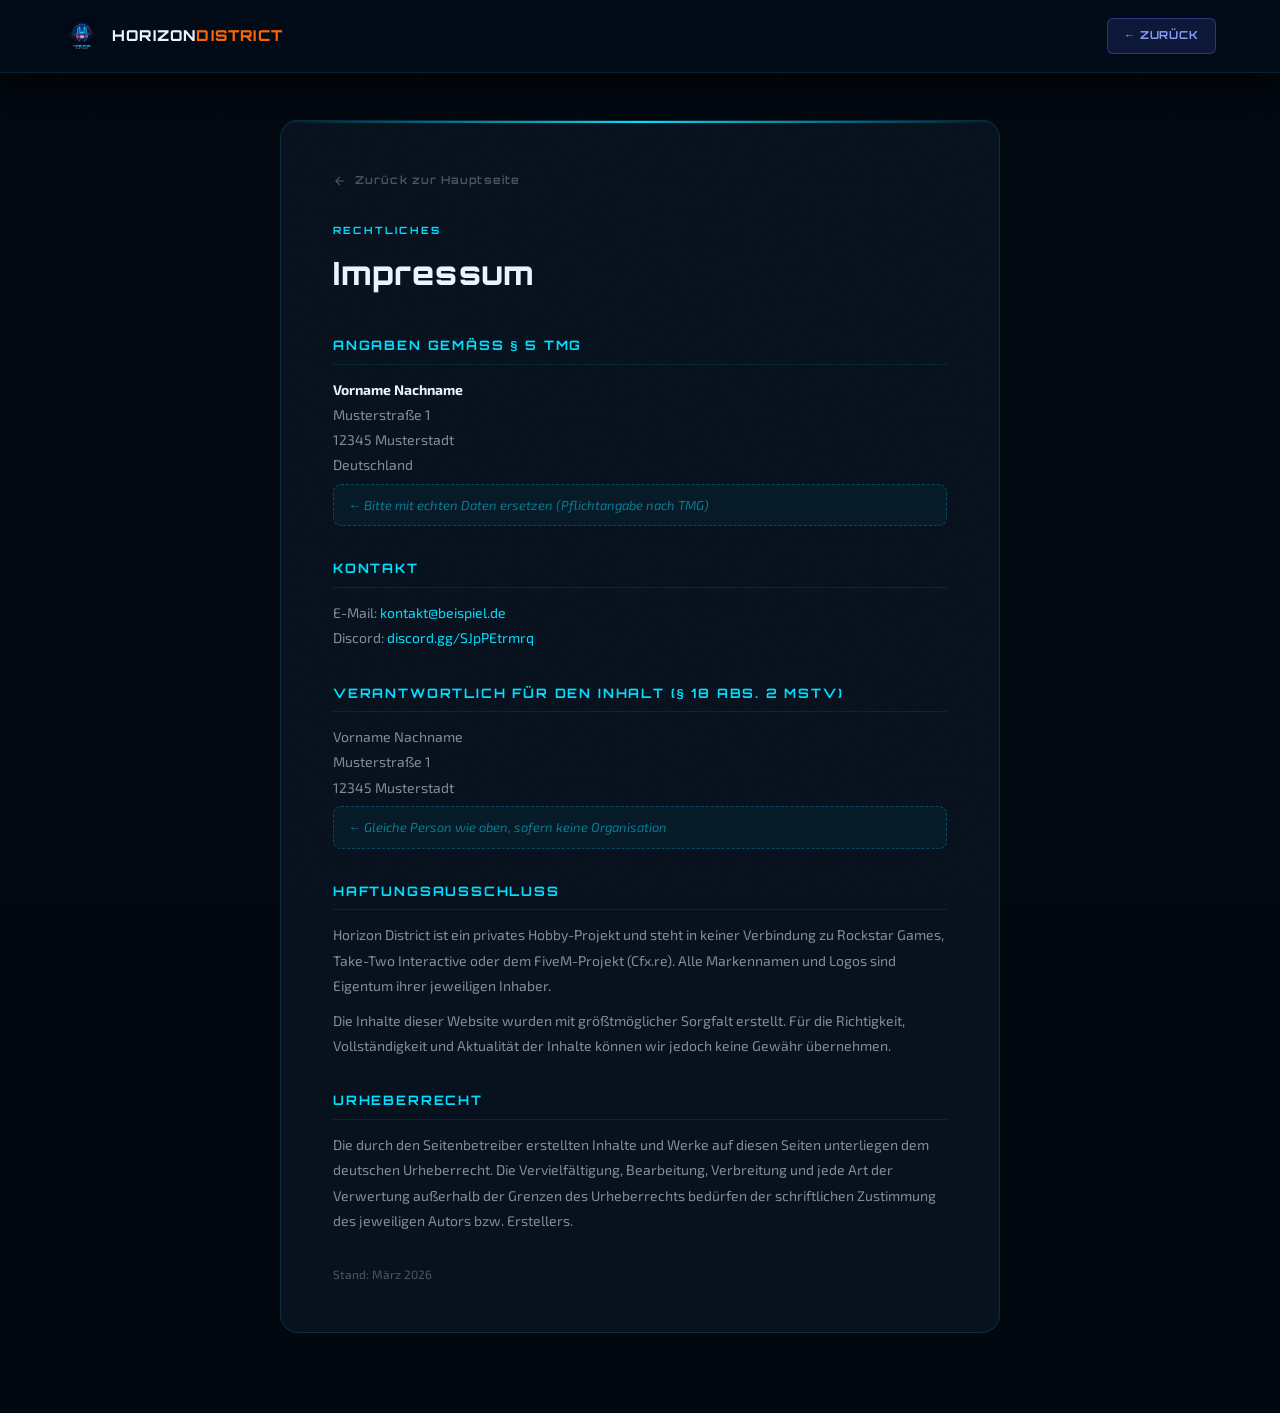
<file: impressum.html>
<!DOCTYPE html>
<html lang="de">

<head>
  <meta charset="UTF-8" />
  <meta name="viewport" content="width=device-width, initial-scale=1.0" />
  <link rel="icon" type="image/png" href="favicon.png" />
  <title>Impressum — Horizon District</title>
  <meta name="robots" content="noindex, nofollow" />
  <link rel="preconnect" href="https://fonts.googleapis.com" />
  <link rel="preconnect" href="https://fonts.gstatic.com" crossorigin />
  <link
    href="https://fonts.googleapis.com/css2?family=Orbitron:wght@400;500;600;700;800;900&family=Exo+2:wght@300;400;500;600;700&display=swap"
    rel="stylesheet" />
  <link rel="stylesheet" href="style.css" />
  <style>
    .impressum-page {
      min-height: 100vh;
      padding: 120px 0 80px;
      background: var(--bg-base);
    }
    .impressum-card {
      max-width: 720px;
      margin: 0 auto;
      background: rgba(10, 20, 35, 0.85);
      border: 1px solid rgba(0, 224, 255, 0.14);
      border-radius: 18px;
      padding: 48px 52px;
      position: relative;
      backdrop-filter: blur(12px);
    }
    .impressum-card::before {
      content: '';
      position: absolute;
      top: 0; left: 0; right: 0;
      height: 2px;
      background: linear-gradient(90deg, transparent, var(--hd-blue), transparent);
      border-radius: 18px 18px 0 0;
    }
    .impressum-label {
      font-family: var(--font-display);
      font-size: 10px;
      font-weight: 700;
      letter-spacing: 0.22em;
      color: var(--hd-blue);
      text-transform: uppercase;
      margin-bottom: 10px;
    }
    .impressum-title {
      font-family: var(--font-display);
      font-size: 32px;
      font-weight: 800;
      color: var(--text-primary);
      margin: 0 0 36px;
      letter-spacing: 0.04em;
    }
    .impressum-section {
      margin-bottom: 32px;
    }
    .impressum-section h2 {
      font-family: var(--font-display);
      font-size: 13px;
      font-weight: 700;
      letter-spacing: 0.14em;
      color: var(--hd-blue);
      text-transform: uppercase;
      margin: 0 0 12px;
      padding-bottom: 8px;
      border-bottom: 1px solid rgba(0, 224, 255, 0.1);
    }
    .impressum-section p,
    .impressum-section address {
      font-family: var(--font-body);
      font-size: 14px;
      color: var(--text-secondary);
      line-height: 1.8;
      font-style: normal;
      margin: 0;
    }
    .impressum-section a {
      color: var(--hd-blue);
      text-decoration: none;
      transition: opacity 0.2s;
    }
    .impressum-section a:hover {
      opacity: 0.75;
      text-decoration: underline;
    }
    .impressum-placeholder {
      background: rgba(0, 224, 255, 0.04);
      border: 1px dashed rgba(0, 224, 255, 0.25);
      border-radius: 8px;
      padding: 10px 14px;
      font-family: var(--font-body);
      font-size: 13px;
      color: rgba(0, 224, 255, 0.5);
      font-style: italic;
      margin-top: 6px;
    }
    .impressum-back {
      display: inline-flex;
      align-items: center;
      gap: 8px;
      font-family: var(--font-display);
      font-size: 11px;
      font-weight: 600;
      letter-spacing: 0.1em;
      color: var(--text-muted);
      text-decoration: none;
      margin-bottom: 32px;
      transition: color 0.2s;
    }
    .impressum-back:hover { color: var(--hd-blue); }
    .impressum-back svg { flex-shrink: 0; }
  </style>
</head>

<body>

  <!-- NAVBAR -->
  <header id="navbar" class="scrolled">
    <nav class="nav-container">
      <a href="index.html" class="nav-logo">
        <img src="logo.png" alt="Horizon District Logo" class="nav-logo-img"
          onerror="this.style.display='none'; this.nextElementSibling.style.display='flex';" />
        <div class="nav-logo-fallback">
          <svg width="32" height="32" viewBox="0 0 32 32" fill="none">
            <rect x="4" y="8" width="10" height="16" stroke="#1A9FFF" stroke-width="2" fill="none" />
            <rect x="18" y="8" width="10" height="16" stroke="#1A9FFF" stroke-width="2" fill="none" />
            <rect x="11" y="12" width="10" height="8" stroke="#FF6B1A" stroke-width="1.5" fill="none" />
          </svg>
        </div>
        <span class="nav-brand">Horizon<span class="nav-brand-accent">District</span></span>
      </a>
      <div class="nav-actions">
        <a href="index.html" class="btn-discord">← Zurück</a>
      </div>
    </nav>
  </header>

  <!-- IMPRESSUM -->
  <main class="impressum-page">
    <div class="container">
      <div class="impressum-card">

        <a href="index.html" class="impressum-back">
          <svg width="14" height="14" viewBox="0 0 24 24" fill="none" stroke="currentColor" stroke-width="2">
            <path d="M19 12H5M12 19l-7-7 7-7"/>
          </svg>
          Zurück zur Hauptseite
        </a>

        <div class="impressum-label">Rechtliches</div>
        <h1 class="impressum-title">Impressum</h1>

        <!-- ── Angaben gemäß § 5 TMG ── -->
        <div class="impressum-section">
          <h2>Angaben gemäß § 5 TMG</h2>
          <address>
            <!-- TODO: Vor- und Nachname eintragen -->
            <strong style="color: var(--text-primary);">Vorname Nachname</strong><br />
            <!-- TODO: Straße und Hausnummer eintragen -->
            Musterstraße 1<br />
            <!-- TODO: PLZ und Stadt eintragen -->
            12345 Musterstadt<br />
            Deutschland
          </address>
          <div class="impressum-placeholder">← Bitte mit echten Daten ersetzen (Pflichtangabe nach TMG)</div>
        </div>

        <!-- ── Kontakt ── -->
        <div class="impressum-section">
          <h2>Kontakt</h2>
          <p>
            <!-- TODO: E-Mail-Adresse eintragen -->
            E-Mail: <a href="mailto:kontakt@beispiel.de">kontakt@beispiel.de</a><br />
            Discord: <a href="https://discord.gg/SJpPEtrmrq" target="_blank" rel="noopener">discord.gg/SJpPEtrmrq</a>
          </p>
        </div>

        <!-- ── Verantwortlich für den Inhalt ── -->
        <div class="impressum-section">
          <h2>Verantwortlich für den Inhalt (§ 18 Abs. 2 MStV)</h2>
          <p>
            <!-- TODO: Namen der verantwortlichen Person eintragen -->
            Vorname Nachname<br />
            Musterstraße 1<br />
            12345 Musterstadt
          </p>
          <div class="impressum-placeholder">← Gleiche Person wie oben, sofern keine Organisation</div>
        </div>

        <!-- ── Haftungsausschluss ── -->
        <div class="impressum-section">
          <h2>Haftungsausschluss</h2>
          <p>
            Horizon District ist ein privates Hobby-Projekt und steht in keiner Verbindung zu Rockstar Games, Take-Two Interactive oder dem FiveM-Projekt (Cfx.re). Alle Markennamen und Logos sind Eigentum ihrer jeweiligen Inhaber.
          </p>
          <p style="margin-top: 10px;">
            Die Inhalte dieser Website wurden mit größtmöglicher Sorgfalt erstellt. Für die Richtigkeit, Vollständigkeit und Aktualität der Inhalte können wir jedoch keine Gewähr übernehmen.
          </p>
        </div>

        <!-- ── Urheberrecht ── -->
        <div class="impressum-section">
          <h2>Urheberrecht</h2>
          <p>
            Die durch den Seitenbetreiber erstellten Inhalte und Werke auf diesen Seiten unterliegen dem deutschen Urheberrecht. Die Vervielfältigung, Bearbeitung, Verbreitung und jede Art der Verwertung außerhalb der Grenzen des Urheberrechts bedürfen der schriftlichen Zustimmung des jeweiligen Autors bzw. Erstellers.
          </p>
        </div>

        <p style="font-family: var(--font-body); font-size: 12px; color: var(--text-muted); margin-top: 8px;">
          Stand: März 2026
        </p>

      </div>
    </div>
  </main>

</body>
</html>
</file>
<file: style.css>
/* ══════════════════════════════════════════════════════════
   Horizon District — Website Styles
   Design: Dark Navy + Electric Blue + Orange Accent
   Cyberpunk-Realism / Circuit Board Aesthetic
   ══════════════════════════════════════════════════════════ */

:root {
  --hd-blue: #00E0FF; /* Stronger electric blue */
  --hd-blue-dim: #00A0BF;
  --hd-blue-glow: rgba(0, 224, 255, 0.6);
  --hd-orange: #FF6600; /* Stronger orange */
  --hd-orange-dim: #CC5200;
  --hd-orange-glow: rgba(255, 102, 0, 0.6);
  --bg-dark: #010810; /* Deeper, darker background */
  --bg-surface: #030C18;
  --bg-card: rgba(0, 224, 255, 0.04);
  --bg-card-hover: rgba(0, 224, 255, 0.08);
  --border: rgba(0, 224, 255, 0.12);
  --border-bright: rgba(0, 224, 255, 0.35);
  --text-primary: #E8F4FF;
  --text-secondary: rgba(232, 244, 255, 0.55);
  --text-muted: rgba(232, 244, 255, 0.3);
  --font-display: 'Orbitron', sans-serif;
  --font-body: 'Exo 2', sans-serif;
  --radius: 6px;
  --radius-lg: 12px;
  --transition: 0.2s ease;
}

/* ── Reset & Base ─────────────────────────────────────── */
*, *::before, *::after { box-sizing: border-box; margin: 0; padding: 0; }

html { scroll-behavior: smooth; scroll-padding-top: 80px; }

body {
  background-color: var(--bg-dark);
  color: var(--text-primary);
  font-family: var(--font-body);
  font-size: 16px;
  line-height: 1.6;
  -webkit-font-smoothing: antialiased;
  overflow-x: hidden;
}

img { max-width: 100%; display: block; }
a { text-decoration: none; color: inherit; }
ul { list-style: none; }
button { cursor: pointer; font-family: inherit; border: none; background: none; }

/* ── Scrollbar ────────────────────────────────────────── */
::-webkit-scrollbar { width: 5px; }
::-webkit-scrollbar-track { background: var(--bg-dark); }
::-webkit-scrollbar-thumb { background: linear-gradient(to bottom, var(--hd-blue), var(--hd-orange)); border-radius: 3px; }
::selection { background: rgba(26, 159, 255, 0.25); }

/* ── Utilities ────────────────────────────────────────── */
.container { max-width: 1200px; margin: 0 auto; padding: 0 24px; }
.text-blue { color: var(--hd-blue); }
.text-orange { color: var(--hd-orange); }

/* ══════════════════════ GTA RP ATMOSPHERE ════════════════
   Film grain, scanlines, hazard stripes, neon signs,
   police lights — everything that screams Los Santos
   ══════════════════════════════════════════════════════ */

/* Film Grain — subtle noise overlay over the whole page */
body::after {
  content: '';
  position: fixed;
  inset: 0;
  pointer-events: none;
  z-index: 9999;
  background-image: url("data:image/svg+xml,%3Csvg viewBox='0 0 256 256' xmlns='http://www.w3.org/2000/svg'%3E%3Cfilter id='noise'%3E%3CfeTurbulence type='fractalNoise' baseFrequency='0.9' numOctaves='4' stitchTiles='stitch'/%3E%3CfeColorMatrix type='saturate' values='0'/%3E%3C/filter%3E%3Crect width='100%25' height='100%25' filter='url(%23noise)' opacity='0.03'/%3E%3C/svg%3E");
  background-repeat: repeat;
  background-size: 180px;
  opacity: 0.4;
}

/* Scanline overlay — every card gets subtle TV lines */
.feature-card::after,
.job-card::after,
.car-card::after,
.district-card::after,
.status-card::after,
.team-card::after,
.rule-card::after {
  content: '';
  position: absolute;
  inset: 0;
  pointer-events: none;
  background: repeating-linear-gradient(
    0deg,
    transparent,
    transparent 3px,
    rgba(0,0,0,0.04) 3px,
    rgba(0,0,0,0.04) 4px
  );
  border-radius: inherit;
  z-index: 0;
}

.feature-card > *,
.job-card > *,
.car-card > *,
.district-card > *,
.status-card > *,
.team-card > *,
.rule-card > * { position: relative; z-index: 1; }

/* Hazard / Caution stripe section dividers */
.section-alt::before {
  background: var(--caution-stripe),
    linear-gradient(to right, transparent, var(--border-bright) 30%, rgba(255,102,0,0.3) 70%, transparent) !important;
  height: 3px !important;
  opacity: 0.8;
}
.section-alt::after {
  background: var(--caution-stripe),
    linear-gradient(to right, transparent, var(--border-bright) 30%, rgba(255,102,0,0.3) 70%, transparent) !important;
  height: 3px !important;
  opacity: 0.8;
}

/* Police light flicker — status section header */
@keyframes police-flash {
  0%, 49%  { box-shadow: -6px 0 16px 4px rgba(0,63,255,0.5), inset 0 0 12px rgba(0,63,255,0.15); border-color: rgba(0,63,255,0.4); }
  50%, 100%{ box-shadow:  6px 0 16px 4px rgba(232,0,26,0.5),  inset 0 0 12px rgba(232,0,26,0.12);  border-color: rgba(232,0,26,0.35); }
}

.status-card.status-main {
  animation: police-flash 1.8s ease-in-out infinite;
}

/* Corner bracket decoration — GTA HUD feel */
.feature-card,
.district-card {
  --corner: var(--hd-blue);
}
.feature-card::before,
.district-card::before {
  content: '';
  position: absolute;
  top: 0; left: 0;
  width: 16px; height: 16px;
  border-top: 2px solid var(--corner);
  border-left: 2px solid var(--corner);
  border-radius: 2px 0 0 0;
  opacity: 0.5;
  z-index: 2;
}

/* Wanted stars on illegal job cards — ★ rating glow */
.job-purple ~ .job-slots span {
  color: var(--gta-wanted);
}

/* Neon sign shimmer — headings in key sections */
@keyframes neon-flicker {
  0%, 19%, 21%, 23%, 25%, 54%, 56%, 100% {
    text-shadow:
      0 0 6px var(--hd-blue),
      0 0 20px var(--hd-blue),
      0 0 40px var(--hd-blue);
  }
  20%, 24%, 55% {
    text-shadow: none;
  }
}

#jobs .section-title .text-orange,
#cars .section-title .text-blue {
  animation: neon-flicker 6s infinite;
}

/* Hero title glitch effect */
@keyframes glitch-shift {
  0%   { clip-path: inset(0 0 95% 0); transform: translate(-3px, 0); opacity: 0.7; }
  10%  { clip-path: inset(40% 0 50% 0); transform: translate(3px, 0); }
  20%  { clip-path: inset(80% 0 5% 0); transform: translate(-2px, 0); }
  30%  { clip-path: inset(0 0 0 0); transform: translate(0, 0); opacity: 0; }
  100% { clip-path: inset(0 0 0 0); transform: translate(0, 0); opacity: 0; }
}

.hero-title::before,
.hero-title::after {
  display: none; /* will be activated below */
}

.hero-title-line {
  position: relative;
}

.hero-title-line::before {
  content: 'HORIZON';
  position: absolute;
  inset: 0;
  color: var(--hd-blue);
  animation: glitch-shift 5s steps(1) infinite;
  animation-delay: 2s;
  pointer-events: none;
  opacity: 0;
}

.hero-title-line::after {
  content: 'HORIZON';
  position: absolute;
  inset: 0;
  color: var(--hd-orange);
  animation: glitch-shift 5s steps(1) infinite;
  animation-delay: 2.08s;
  pointer-events: none;
  opacity: 0;
}

/* Dispatch radio ticker — small blinking element */
@keyframes radio-blink {
  0%, 100% { opacity: 1; }
  50% { opacity: 0.2; }
}

.hero-badge .badge-dot {
  animation: radio-blink 0.9s ease-in-out infinite !important;
}

/* Street corner number plate style on section-label */
.section-label {
  position: relative;
  padding-left: 16px;
}
.section-label::before {
  content: '▐';
  position: absolute;
  left: 0;
  color: var(--hd-orange);
  font-size: 14px;
  line-height: 1;
  top: -1px;
}

/* Neon top-bar accent on hero */
#hero::after {
  content: '';
  position: absolute;
  top: 0; left: 0; right: 0;
  height: 2px;
  background: linear-gradient(to right,
    var(--gta-police) 0%,
    var(--hd-blue) 25%,
    transparent 50%,
    var(--hd-orange) 75%,
    var(--gta-red) 100%
  );
  animation: police-bar 3s linear infinite;
  z-index: 2;
}

@keyframes police-bar {
  0%   { background-position: 0% center; }
  100% { background-position: 200% center; }
}

/* Wanted level star display for illegal panel header */
#panel-illegal::before {
  content: '⭐ WANTED LEVEL AKTIV ⭐';
  display: block;
  font-family: var(--font-display);
  font-size: 10px;
  font-weight: 700;
  letter-spacing: 0.2em;
  color: var(--gta-wanted);
  text-align: center;
  padding: 8px 0 20px;
  opacity: 0.7;
  animation: radio-blink 2s ease-in-out infinite;
}

/* Caution tape bottom border on team cards */
.team-card {
  border-bottom: 2px solid transparent;
  background-clip: padding-box;
}

/* Grid background on section-alt — city block map feel */
#features, #cars, #join {
  background-image:
    linear-gradient(rgba(0,224,255,0.03) 1px, transparent 1px),
    linear-gradient(90deg, rgba(0,224,255,0.03) 1px, transparent 1px);
  background-size: 40px 40px;
}

/* CCTV Badge — fixed corner overlay */
#cctv-badge {
  position: fixed;
  bottom: 20px;
  right: 20px;
  z-index: 9998;
  display: flex;
  align-items: center;
  gap: 8px;
  padding: 6px 12px;
  background: rgba(1, 8, 16, 0.85);
  border: 1px solid rgba(232, 0, 26, 0.4);
  border-radius: 4px;
  backdrop-filter: blur(8px);
  font-family: var(--font-display);
  font-size: 9px;
  font-weight: 700;
  letter-spacing: 0.15em;
  text-transform: uppercase;
  color: rgba(232, 0, 26, 0.9);
  box-shadow: 0 0 12px rgba(232, 0, 26, 0.2), inset 0 0 8px rgba(232, 0, 26, 0.05);
  animation: radio-blink 3s ease-in-out infinite;
  pointer-events: none;
}

#cctv-badge svg { color: rgba(232, 0, 26, 0.8); flex-shrink: 0; }

#cctv-time {
  color: rgba(232, 244, 255, 0.5);
  font-size: 8px;
  letter-spacing: 0.1em;
  margin-left: 4px;
}

.section { padding: 96px 0; }
.section-alt { background: var(--bg-surface); position: relative; }
.section-alt::before {
  content: '';
  position: absolute;
  top: 0; left: 0; right: 0;
  height: 1px;
  background: linear-gradient(to right, transparent, var(--border-bright) 30%, rgba(255,107,26,0.3) 70%, transparent);
}
.section-alt::after {
  content: '';
  position: absolute;
  bottom: 0; left: 0; right: 0;
  height: 1px;
  background: linear-gradient(to right, transparent, var(--border-bright) 30%, rgba(255,107,26,0.3) 70%, transparent);
}

.section-label {
  font-family: var(--font-display);
  font-size: 11px;
  font-weight: 700;
  letter-spacing: 0.3em;
  color: var(--hd-orange);
  margin-bottom: 12px;
}

.section-title {
  font-family: var(--font-display);
  font-size: clamp(28px, 4vw, 42px);
  font-weight: 800;
  letter-spacing: -0.02em;
  line-height: 1.1;
  color: var(--text-primary);
  margin-bottom: 16px;
}

.section-sub {
  font-size: 18px;
  color: var(--text-secondary);
  max-width: 560px;
  margin-bottom: 56px;
}

/* ── Buttons ──────────────────────────────────────────── */
.btn-primary {
  display: inline-flex;
  align-items: center;
  gap: 10px;
  padding: 14px 28px;
  background: linear-gradient(135deg, var(--hd-blue), #0070CC);
  border: 1px solid rgba(26, 159, 255, 0.5);
  border-radius: var(--radius);
  color: #fff;
  font-family: var(--font-display);
  font-size: 13px;
  font-weight: 700;
  letter-spacing: 0.05em;
  text-transform: uppercase;
  transition: all var(--transition);
  box-shadow: 0 0 24px rgba(26, 159, 255, 0.25), inset 0 1px 0 rgba(255,255,255,0.1);
}
.btn-primary:hover {
  transform: translateY(-2px);
  box-shadow: 0 0 40px rgba(26, 159, 255, 0.5), inset 0 1px 0 rgba(255,255,255,0.15);
  border-color: rgba(26, 159, 255, 0.8);
}

.btn-secondary {
  display: inline-flex;
  align-items: center;
  gap: 10px;
  padding: 14px 28px;
  background: transparent;
  border: 1px solid var(--border-bright);
  border-radius: var(--radius);
  color: var(--hd-blue);
  font-family: var(--font-display);
  font-size: 13px;
  font-weight: 700;
  letter-spacing: 0.05em;
  text-transform: uppercase;
  transition: all var(--transition);
}
.btn-secondary:hover {
  background: rgba(26, 159, 255, 0.08);
  border-color: var(--hd-blue);
  transform: translateY(-2px);
  box-shadow: 0 0 20px rgba(26, 159, 255, 0.15);
}

/* ══════════════════════ NAVBAR ══════════════════════════ */
#navbar {
  position: fixed;
  top: 0; left: 0; right: 0;
  z-index: 100;
  transition: all 0.3s ease;
}

#navbar.scrolled {
  background: rgba(2, 11, 24, 0.92);
  backdrop-filter: blur(20px);
  -webkit-backdrop-filter: blur(20px);
  border-bottom: 1px solid var(--border);
  box-shadow: 0 4px 32px rgba(0.0.0,0.3);
}

.nav-container {
  max-width: 1200px;
  margin: 0 auto;
  padding: 0 24px;
  height: 72px;
  display: flex;
  align-items: center;
  justify-content: space-between;
  gap: 24px;
}

.nav-logo {
  display: flex;
  align-items: center;
  gap: 12px;
  flex-shrink: 0;
}

.nav-logo-img { width: 36px; height: 36px; object-fit: contain; }

.nav-logo-fallback {
  display: none;
  width: 36px;
  height: 36px;
  align-items: center;
  justify-content: center;
  border: 1px solid var(--border-bright);
  border-radius: 4px;
  background: var(--bg-card);
}

.nav-brand {
  font-family: var(--font-display);
  font-size: 15px;
  font-weight: 800;
  letter-spacing: 0.08em;
  text-transform: uppercase;
  color: var(--text-primary);
}

.nav-brand-accent { color: var(--hd-orange); }

.nav-links {
  display: flex;
  align-items: center;
  gap: 4px;
}

.nav-links a {
  padding: 8px 14px;
  font-family: var(--font-display);
  font-size: 11px;
  font-weight: 600;
  letter-spacing: 0.12em;
  text-transform: uppercase;
  color: var(--text-secondary);
  border-radius: var(--radius);
  transition: all var(--transition);
  position: relative;
}

.nav-links a::after {
  content: '';
  position: absolute;
  bottom: 4px;
  left: 14px; right: 14px;
  height: 1px;
  background: var(--hd-blue);
  opacity: 0;
  transition: opacity var(--transition);
}

.nav-links a:hover { color: var(--text-primary); }
.nav-links a:hover::after { opacity: 1; }

.nav-actions { display: flex; align-items: center; gap: 12px; }

.btn-discord {
  display: flex;
  align-items: center;
  gap: 8px;
  padding: 8px 16px;
  background: rgba(88, 101, 242, 0.15);
  border: 1px solid rgba(88, 101, 242, 0.4);
  border-radius: var(--radius);
  color: #8b9cf8;
  font-family: var(--font-display);
  font-size: 11px;
  font-weight: 700;
  letter-spacing: 0.08em;
  text-transform: uppercase;
  transition: all var(--transition);
}

.btn-discord:hover {
  background: rgba(88, 101, 242, 0.25);
  border-color: rgba(88, 101, 242, 0.7);
  color: #adb8ff;
  transform: translateY(-1px);
}

.nav-hamburger {
  display: none;
  flex-direction: column;
  gap: 5px;
  padding: 6px;
  background: none;
  border: none;
}

.nav-hamburger span {
  display: block;
  width: 22px;
  height: 1.5px;
  background: var(--text-secondary);
  border-radius: 2px;
  transition: all 0.25s ease;
}

/* Mobile nav */
#nav-links.open {
  display: flex;
  flex-direction: column;
  position: absolute;
  top: 72px; left: 0; right: 0;
  background: rgba(2, 11, 24, 0.97);
  backdrop-filter: blur(20px);
  border-bottom: 1px solid var(--border);
  padding: 16px 24px 24px;
  gap: 4px;
}

/* ══════════════════════ HERO ════════════════════════════ */
#hero {
  min-height: 100vh;
  display: flex;
  align-items: center;
  justify-content: center;
  position: relative;
  overflow: hidden;
  padding: 100px 24px 60px;
}

.hero-bg {
  position: absolute;
  inset: 0;
  pointer-events: none;
}

.circuit-pattern {
  position: absolute;
  inset: 0;
  background-image:
    linear-gradient(rgba(26, 159, 255, 0.06) 1px, transparent 1px),
    linear-gradient(90deg, rgba(26, 159, 255, 0.06) 1px, transparent 1px);
  background-size: 60px 60px;
  mask-image: radial-gradient(ellipse at center, black 30%, transparent 80%);
  -webkit-mask-image: radial-gradient(ellipse at center, black 30%, transparent 80%);
}

.hero-glow-left {
  position: absolute;
  top: 20%;
  left: -10%;
  width: 600px;
  height: 600px;
  border-radius: 50%;
  background: radial-gradient(ellipse, rgba(26, 159, 255, 0.12) 0%, transparent 70%);
  animation: glow-drift 8s ease-in-out infinite;
}

.hero-glow-right {
  position: absolute;
  bottom: 10%;
  right: -10%;
  width: 500px;
  height: 500px;
  border-radius: 50%;
  background: radial-gradient(ellipse, rgba(255, 107, 26, 0.1) 0%, transparent 70%);
  animation: glow-drift 10s ease-in-out infinite reverse;
}

.scan-line {
  position: absolute;
  left: 0; right: 0;
  height: 2px;
  background: linear-gradient(to right, transparent, rgba(26, 159, 255, 0.3), transparent);
  animation: scan 8s linear infinite;
}

@keyframes glow-drift {
  0%, 100% { transform: translate(0, 0); }
  50% { transform: translate(30px, -20px); }
}

@keyframes scan {
  0% { top: -5%; }
  100% { top: 105%; }
}

.hero-content {
  position: relative;
  z-index: 1;
  text-align: center;
  max-width: 800px;
  width: 100%;
}

.hero-badge {
  display: inline-flex;
  align-items: center;
  gap: 8px;
  padding: 6px 16px;
  background: rgba(255, 107, 26, 0.1);
  border: 1px solid rgba(255, 107, 26, 0.3);
  border-radius: 100px;
  font-family: var(--font-display);
  font-size: 11px;
  font-weight: 700;
  letter-spacing: 0.15em;
  text-transform: uppercase;
  color: var(--hd-orange);
  margin-bottom: 32px;
}

.badge-dot {
  width: 6px;
  height: 6px;
  border-radius: 50%;
  background: var(--hd-orange);
  animation: badge-pulse 2s ease-in-out infinite;
}

@keyframes badge-pulse {
  0%, 100% { box-shadow: 0 0 0 0 rgba(255, 107, 26, 0.6); }
  50% { box-shadow: 0 0 0 4px rgba(255, 107, 26, 0); }
}

.hero-logo-wrap {
  margin-bottom: 24px;
  display: flex;
  justify-content: center;
}

.hero-logo {
  width: 140px;
  height: 140px;
  object-fit: contain;
  filter: drop-shadow(0 0 30px rgba(26, 159, 255, 0.5)) drop-shadow(0 0 60px rgba(26, 159, 255, 0.2));
  animation: float 6s ease-in-out infinite;
}

@keyframes float {
  0%, 100% { transform: translateY(0); }
  50% { transform: translateY(-12px); }
}

.hero-title {
  font-family: var(--font-display);
  font-weight: 900;
  line-height: 0.95;
  letter-spacing: -0.02em;
  margin-bottom: 24px;
}

.hero-title-line {
  display: block;
  font-size: clamp(52px, 9vw, 96px);
  color: var(--text-primary);
  letter-spacing: 0.08em;
  text-shadow: 0 0 60px rgba(26, 159, 255, 0.3);
}

.hero-title-accent {
  display: block;
  font-size: clamp(28px, 5vw, 52px);
  letter-spacing: 0.25em;
  color: transparent;
  -webkit-text-stroke: 1.5px var(--hd-orange);
  text-shadow: 0 0 40px rgba(255, 107, 26, 0.4);
}

.hero-sub {
  font-size: clamp(15px, 2vw, 18px);
  color: var(--text-secondary);
  line-height: 1.7;
  margin-bottom: 40px;
}

.hero-cta {
  display: flex;
  align-items: center;
  justify-content: center;
  gap: 16px;
  flex-wrap: wrap;
  margin-bottom: 56px;
}

.hero-stats {
  display: inline-flex;
  align-items: center;
  gap: 0;
  background: rgba(26, 159, 255, 0.05);
  border: 1px solid var(--border);
  border-radius: var(--radius-lg);
  overflow: hidden;
  padding: 0 8px;
}

.hero-stat {
  padding: 20px 32px;
  text-align: center;
}

.stat-value {
  display: block;
  font-family: var(--font-display);
  font-size: 22px;
  font-weight: 800;
  color: var(--hd-blue);
  letter-spacing: 0.02em;
  line-height: 1;
  margin-bottom: 6px;
}

.stat-label {
  font-size: 11px;
  font-family: var(--font-display);
  letter-spacing: 0.1em;
  text-transform: uppercase;
  color: var(--text-muted);
}

.hero-stat-divider {
  width: 1px;
  height: 40px;
  background: var(--border);
  flex-shrink: 0;
}

.hero-scroll-hint {
  position: absolute;
  bottom: 32px;
  left: 50%;
  transform: translateX(-50%);
  display: flex;
  flex-direction: column;
  align-items: center;
  gap: 8px;
  color: var(--text-muted);
  font-family: var(--font-display);
  font-size: 9px;
  letter-spacing: 0.2em;
  text-transform: uppercase;
  animation: hero-scroll-hint-fade 3s ease-in-out infinite;
}

.scroll-line {
  width: 1px;
  height: 40px;
  background: linear-gradient(to bottom, var(--hd-blue), transparent);
  animation: scroll-line-shrink 3s ease-in-out infinite;
}

@keyframes hero-scroll-hint-fade {
  0%, 100% { opacity: 0.4; }
  50% { opacity: 0.9; }
}

@keyframes scroll-line-shrink {
  0% { transform: scaleY(0); transform-origin: top; }
  50% { transform: scaleY(1); transform-origin: top; }
  51% { transform: scaleY(1); transform-origin: bottom; }
  100% { transform: scaleY(0); transform-origin: bottom; }
}

/* ══════════════════════ SERVER STATUS ═══════════════════ */
.status-grid {
  display: grid;
  grid-template-columns: 1fr 340px;
  gap: 24px;
  align-items: start;
}

.status-card {
  background: var(--bg-card);
  border: 1px solid var(--border);
  border-radius: var(--radius-lg);
  padding: 36px;
  transition: border-color var(--transition);
}

.status-card:hover { border-color: var(--border-bright); }

.status-indicator {
  display: flex;
  align-items: center;
  gap: 10px;
  margin-bottom: 20px;
}

.status-dot {
  width: 10px;
  height: 10px;
  border-radius: 50%;
  flex-shrink: 0;
}

.status-dot.online {
  background: #22C55E;
  box-shadow: 0 0 10px rgba(34, 197, 94, 0.6);
  animation: status-pulse 2s ease-in-out infinite;
}

.status-dot.offline {
  background: #FF6B1A;
  box-shadow: 0 0 8px rgba(255, 107, 26, 0.5);
}

@keyframes status-pulse {
  0%, 100% { box-shadow: 0 0 6px rgba(34, 197, 94, 0.4); }
  50% { box-shadow: 0 0 16px rgba(34, 197, 94, 0.8); }
}

#server-status-text {
  font-family: var(--font-display);
  font-size: 13px;
  font-weight: 700;
  letter-spacing: 0.1em;
  text-transform: uppercase;
  color: var(--hd-orange);
}

.status-server-name {
  font-family: var(--font-display);
  font-size: 22px;
  font-weight: 800;
  color: var(--text-primary);
  margin-bottom: 8px;
}

.status-server-desc {
  color: var(--text-secondary);
  font-size: 15px;
  margin-bottom: 28px;
}

.status-meta {
  display: flex;
  gap: 24px;
  flex-wrap: wrap;
  margin-bottom: 28px;
  padding-bottom: 28px;
  border-bottom: 1px solid var(--border);
}

.status-meta-item {
  display: flex;
  align-items: center;
  gap: 8px;
  color: var(--text-secondary);
  font-size: 13px;
  font-family: var(--font-display);
  letter-spacing: 0.05em;
}

.status-meta-item svg { color: var(--hd-blue); flex-shrink: 0; }

.btn-connect {
  display: inline-flex;
  align-items: center;
  gap: 10px;
  padding: 14px 28px;
  background: linear-gradient(135deg, var(--hd-blue), #0070CC);
  border: 1px solid rgba(26, 159, 255, 0.5);
  border-radius: var(--radius);
  color: #fff;
  font-family: var(--font-display);
  font-size: 13px;
  font-weight: 700;
  letter-spacing: 0.05em;
  text-transform: uppercase;
  transition: all var(--transition);
  cursor: pointer;
}

.btn-connect:disabled {
  opacity: 0.4;
  cursor: not-allowed;
  transform: none !important;
  box-shadow: none !important;
}

.btn-connect:not(:disabled):hover {
  transform: translateY(-2px);
  box-shadow: 0 0 30px rgba(26, 159, 255, 0.4);
}

.connect-note {
  margin-top: 12px;
  font-size: 13px;
  color: var(--text-muted);
}

.status-sidebar { display: flex; flex-direction: column; gap: 16px; }

.status-info-card {
  background: var(--bg-card);
  border: 1px solid var(--border);
  border-radius: var(--radius-lg);
  padding: 24px;
  display: flex;
  align-items: flex-start;
  gap: 16px;
  transition: all var(--transition);
}

.status-info-card:hover {
  border-color: var(--border-bright);
  background: var(--bg-card-hover);
  transform: translateX(4px);
}

.status-info-icon {
  width: 44px;
  height: 44px;
  border-radius: 8px;
  display: flex;
  align-items: center;
  justify-content: center;
  flex-shrink: 0;
}

.status-info-icon.blue {
  background: rgba(26, 159, 255, 0.1);
  border: 1px solid rgba(26, 159, 255, 0.2);
  color: var(--hd-blue);
}

.status-info-icon.orange {
  background: rgba(255, 107, 26, 0.1);
  border: 1px solid rgba(255, 107, 26, 0.2);
  color: var(--hd-orange);
}

.status-info-card h4 {
  font-family: var(--font-display);
  font-size: 13px;
  font-weight: 700;
  letter-spacing: 0.05em;
  color: var(--text-primary);
  margin-bottom: 4px;
}

.status-info-card p {
  font-size: 13px;
  color: var(--text-secondary);
  line-height: 1.5;
}

/* ══════════════════════ FEATURES ════════════════════════ */
.features-grid {
  display: grid;
  grid-template-columns: repeat(4, 1fr);
  grid-template-rows: auto auto;
  gap: 16px;
}

.feature-card {
  background: var(--bg-card);
  border: 1px solid var(--border);
  border-radius: var(--radius-lg);
  padding: 28px 24px;
  transition: all 0.25s ease;
  position: relative;
  overflow: hidden;
}

.feature-card::before {
  content: '';
  position: absolute;
  top: 0; left: 0; right: 0;
  height: 2px;
  background: linear-gradient(to right, var(--hd-blue), var(--hd-orange));
  opacity: 0;
  transition: opacity var(--transition);
}

.feature-card:hover {
  border-color: var(--border-bright);
  background: var(--bg-card-hover);
  transform: translateY(-4px);
  box-shadow: 0 12px 40px rgba(26, 159, 255, 0.1);
}

.feature-card:hover::before { opacity: 1; }

.feature-large {
  grid-column: span 2;
  padding: 36px;
}

.feature-icon {
  width: 52px;
  height: 52px;
  border-radius: 10px;
  display: flex;
  align-items: center;
  justify-content: center;
  background: rgba(26, 159, 255, 0.08);
  border: 1px solid rgba(26, 159, 255, 0.15);
  color: var(--hd-blue);
  margin-bottom: 20px;
}

.feature-large .feature-icon {
  width: 60px;
  height: 60px;
  color: var(--hd-orange);
  background: rgba(255, 107, 26, 0.08);
  border-color: rgba(255, 107, 26, 0.15);
}

.feature-card h3 {
  font-family: var(--font-display);
  font-size: 15px;
  font-weight: 700;
  letter-spacing: 0.03em;
  color: var(--text-primary);
  margin-bottom: 10px;
}

.feature-card p {
  font-size: 14px;
  color: var(--text-secondary);
  line-height: 1.6;
}

.feature-tag {
  display: inline-block;
  margin-top: 16px;
  padding: 4px 10px;
  background: rgba(255, 107, 26, 0.1);
  border: 1px solid rgba(255, 107, 26, 0.25);
  border-radius: 100px;
  font-family: var(--font-display);
  font-size: 10px;
  font-weight: 700;
  letter-spacing: 0.1em;
  text-transform: uppercase;
  color: var(--hd-orange);
}

/* ══════════════════════ TEAM ════════════════════════════ */
.team-grid {
  display: grid;
  grid-template-columns: repeat(3, 1fr);
  gap: 20px;
}

.team-card {
  background: var(--bg-card);
  border: 1px solid var(--border);
  border-radius: var(--radius-lg);
  padding: 32px 28px;
  display: flex;
  flex-direction: column;
  align-items: center;
  text-align: center;
  gap: 20px;
  transition: all 0.25s ease;
  position: relative;
  overflow: hidden;
}

.team-card::after {
  content: '';
  position: absolute;
  bottom: 0; left: 0; right: 0;
  height: 2px;
  opacity: 0;
  transition: opacity var(--transition);
}

.team-owner::after { background: linear-gradient(to right, var(--hd-orange), var(--hd-blue)); }
.team-dev::after, .team-cardev::after { background: linear-gradient(to right, var(--hd-blue), rgba(26,159,255,0.3)); }
.team-lead::after { background: linear-gradient(to right, #a855f7, var(--hd-blue)); }
.team-support::after { background: linear-gradient(to right, #22c55e, var(--hd-blue)); }

.team-card:hover {
  border-color: var(--border-bright);
  transform: translateY(-6px);
  box-shadow: 0 16px 48px rgba(26, 159, 255, 0.12);
}

.team-card:hover::after { opacity: 1; }

.team-avatar {
  position: relative;
  flex-shrink: 0;
}

.team-avatar-inner {
  width: 72px;
  height: 72px;
  border-radius: 50%;
  display: flex;
  align-items: center;
  justify-content: center;
  font-family: var(--font-display);
  font-size: 22px;
  font-weight: 800;
  color: var(--hd-blue);
  background: rgba(26, 159, 255, 0.08);
  border: 2px solid rgba(26, 159, 255, 0.25);
  position: relative;
  z-index: 1;
}

.team-owner .team-avatar-inner {
  color: var(--hd-orange);
  background: rgba(255, 107, 26, 0.08);
  border-color: rgba(255, 107, 26, 0.35);
}

.team-avatar-ring {
  position: absolute;
  inset: -6px;
  border-radius: 50%;
  border: 1px solid transparent;
  background: linear-gradient(135deg, var(--hd-blue), var(--hd-orange)) border-box;
  -webkit-mask: linear-gradient(#fff 0 0) padding-box, linear-gradient(#fff 0 0);
  -webkit-mask-composite: destination-out;
  mask: linear-gradient(#fff 0 0) padding-box, linear-gradient(#fff 0 0);
  mask-composite: exclude;
  opacity: 0.4;
}

.team-badge {
  display: inline-block;
  padding: 3px 10px;
  border-radius: 100px;
  font-family: var(--font-display);
  font-size: 9px;
  font-weight: 700;
  letter-spacing: 0.15em;
  text-transform: uppercase;
}

.team-badge.owner { background: rgba(255,107,26,0.15); border: 1px solid rgba(255,107,26,0.35); color: var(--hd-orange); }
.team-badge.dev { background: rgba(26,159,255,0.12); border: 1px solid rgba(26,159,255,0.3); color: var(--hd-blue); }
.team-badge.cardev { background: rgba(26,159,255,0.12); border: 1px solid rgba(26,159,255,0.3); color: var(--hd-blue); }
.team-badge.lead { background: rgba(168,85,247,0.12); border: 1px solid rgba(168,85,247,0.3); color: #a855f7; }
.team-badge.support { background: rgba(34,197,94,0.12); border: 1px solid rgba(34,197,94,0.3); color: #22c55e; }

.team-name {
  font-family: var(--font-display);
  font-size: 18px;
  font-weight: 800;
  color: var(--text-primary);
  letter-spacing: 0.05em;
  margin: 4px 0;
}

.team-desc {
  font-size: 13px;
  color: var(--text-secondary);
  line-height: 1.6;
}

/* ══════════════════════ ROADMAP ═════════════════════════ */
.roadmap-timeline {
  max-width: 720px;
  margin: 0 auto;
  position: relative;
}

.roadmap-timeline::before {
  content: '';
  position: absolute;
  left: 15px;
  top: 0; bottom: 0;
  width: 1px;
  background: linear-gradient(to bottom, var(--hd-blue), var(--border) 80%, transparent);
}

.roadmap-item {
  display: flex;
  gap: 32px;
  margin-bottom: 32px;
  padding-left: 0;
  position: relative;
}

.roadmap-node {
  width: 32px;
  height: 32px;
  border-radius: 50%;
  flex-shrink: 0;
  display: flex;
  align-items: center;
  justify-content: center;
  position: relative;
  z-index: 1;
}

.roadmap-item.completed .roadmap-node {
  background: linear-gradient(135deg, var(--hd-blue), #0070CC);
  border: 2px solid rgba(26, 159, 255, 0.5);
  color: #fff;
  box-shadow: 0 0 16px rgba(26, 159, 255, 0.4);
}

.roadmap-item.in-progress .roadmap-node {
  background: rgba(255, 107, 26, 0.1);
  border: 2px solid var(--hd-orange);
  box-shadow: 0 0 16px rgba(255, 107, 26, 0.3);
}

.roadmap-item.planned .roadmap-node {
  background: var(--bg-card);
  border: 2px solid var(--border);
}

.roadmap-node-pulse {
  width: 10px;
  height: 10px;
  border-radius: 50%;
  background: var(--hd-orange);
  animation: node-pulse 2s ease-in-out infinite;
}

@keyframes node-pulse {
  0%, 100% { box-shadow: 0 0 0 0 rgba(255,107,26,0.6); }
  50% { box-shadow: 0 0 0 6px rgba(255,107,26,0); }
}

.roadmap-content {
  flex: 1;
  background: var(--bg-card);
  border: 1px solid var(--border);
  border-radius: var(--radius-lg);
  padding: 24px 28px;
  margin-top: -2px;
  transition: border-color var(--transition);
}

.roadmap-item.in-progress .roadmap-content { border-color: rgba(255, 107, 26, 0.2); }
.roadmap-item.completed .roadmap-content { border-color: rgba(26, 159, 255, 0.15); }

.roadmap-phase {
  font-family: var(--font-display);
  font-size: 11px;
  font-weight: 700;
  letter-spacing: 0.15em;
  text-transform: uppercase;
}

.roadmap-item.completed .roadmap-phase { color: var(--hd-blue); }
.roadmap-item.in-progress .roadmap-phase { color: var(--hd-orange); }
.roadmap-item.planned .roadmap-phase { color: var(--text-muted); }

.roadmap-content h3 {
  font-family: var(--font-display);
  font-size: 16px;
  font-weight: 700;
  color: var(--text-primary);
  margin: 6px 0 8px;
}

.roadmap-content p {
  font-size: 14px;
  color: var(--text-secondary);
  line-height: 1.6;
}

/* ══════════════════════ COMMUNITY ═══════════════════════ */
.discord-layout {
  display: grid;
  grid-template-columns: 370px 1fr;
  gap: 48px;
  align-items: start;
}

.discord-widget-wrap {
  border-radius: var(--radius-lg);
  overflow: hidden;
  border: 1px solid rgba(0, 224, 255, 0.15);
  box-shadow: 0 0 60px rgba(0, 224, 255, 0.07), 0 2px 40px rgba(0, 0, 0, 0.5);
  width: 370px;
  max-width: 100%;
}

/* ══════════════════════ DISCORD CUSTOM PANEL ═════════════
   Glassmorphism + Electric Blue Neon — No iframe
   ══════════════════════════════════════════════════════ */

.dp-panel {
  background: linear-gradient(160deg, rgba(1, 10, 24, 0.97) 0%, rgba(2, 8, 18, 0.99) 100%);
  backdrop-filter: blur(20px);
  -webkit-backdrop-filter: blur(20px);
  display: flex;
  flex-direction: column;
  min-height: 480px;
}

/* ── Header ────────────────────────────────────────── */
.dp-header {
  display: flex;
  align-items: center;
  gap: 14px;
  padding: 18px 18px 14px;
  border-bottom: 1px solid rgba(0, 224, 255, 0.07);
  background: linear-gradient(135deg, rgba(0, 224, 255, 0.04) 0%, transparent 70%);
  position: relative;
}

.dp-guild-icon {
  width: 46px;
  height: 46px;
  border-radius: 14px;
  background: linear-gradient(135deg, rgba(0, 224, 255, 0.1), rgba(0, 100, 200, 0.14));
  border: 1px solid rgba(0, 224, 255, 0.28);
  display: flex;
  align-items: center;
  justify-content: center;
  flex-shrink: 0;
  position: relative;
  overflow: hidden;
  box-shadow: 0 0 20px rgba(0, 224, 255, 0.18), inset 0 1px 0 rgba(0, 224, 255, 0.12);
  transition: box-shadow 0.2s ease;
}

.dp-guild-icon:hover {
  box-shadow: 0 0 30px rgba(0, 224, 255, 0.32), inset 0 1px 0 rgba(0, 224, 255, 0.2);
}

.dp-guild-icon svg {
  position: relative;
  z-index: 1;
  filter: drop-shadow(0 0 6px rgba(0, 224, 255, 0.65));
}

.dp-guild-icon::after {
  content: '';
  position: absolute;
  inset: 0;
  background: linear-gradient(135deg, rgba(0, 224, 255, 0.08) 0%, transparent 60%);
  pointer-events: none;
}

.dp-guild-meta { flex: 1; min-width: 0; }

.dp-guild-name {
  font-family: var(--font-display);
  font-size: 13px;
  font-weight: 700;
  color: var(--text-primary);
  letter-spacing: 0.05em;
  white-space: nowrap;
  overflow: hidden;
  text-overflow: ellipsis;
}

.dp-guild-sub {
  font-size: 10px;
  color: var(--text-muted);
  margin-top: 3px;
  letter-spacing: 0.04em;
}

.dp-live-badge {
  display: flex;
  align-items: center;
  gap: 6px;
  background: rgba(34, 197, 94, 0.08);
  border: 1px solid rgba(34, 197, 94, 0.22);
  border-radius: 20px;
  padding: 4px 10px;
  font-family: var(--font-display);
  font-size: 9px;
  font-weight: 700;
  color: #22C55E;
  letter-spacing: 0.12em;
  flex-shrink: 0;
}

.dp-live-pulse {
  width: 6px;
  height: 6px;
  border-radius: 50%;
  background: #22C55E;
  flex-shrink: 0;
  animation: dpLivePulse 2s ease-in-out infinite;
}

@keyframes dpLivePulse {
  0%, 100% { opacity: 1; transform: scale(1); box-shadow: 0 0 0 0 rgba(34, 197, 94, 0.5); }
  50%       { opacity: 0.7; transform: scale(1.3); box-shadow: 0 0 0 4px rgba(34, 197, 94, 0); }
}

/* ── Hero Count Ring ──────────────────────────────── */
.dp-hero-count {
  display: flex;
  align-items: center;
  gap: 18px;
  padding: 18px 18px 14px;
  border-bottom: 1px solid rgba(0, 224, 255, 0.07);
}

.dp-ring {
  position: relative;
  width: 72px;
  height: 72px;
  flex-shrink: 0;
}

.dp-ring-svg {
  width: 72px;
  height: 72px;
  transform: rotate(-90deg);
  overflow: visible;
}

.dp-ring-bg {
  fill: none;
  stroke: rgba(0, 224, 255, 0.07);
  stroke-width: 3;
}

.dp-ring-track {
  fill: none;
  stroke: var(--hd-blue);
  stroke-width: 3;
  stroke-linecap: round;
  stroke-dasharray: 213.7;
  stroke-dashoffset: 160;
  filter: drop-shadow(0 0 5px rgba(0, 224, 255, 0.85));
  transition: stroke-dashoffset 1.2s cubic-bezier(0.34, 1.56, 0.64, 1);
}

.dp-ring-num {
  position: absolute;
  inset: 0;
  display: flex;
  align-items: center;
  justify-content: center;
  font-family: var(--font-display);
  font-size: 22px;
  font-weight: 800;
  color: var(--hd-blue);
  text-shadow: 0 0 18px rgba(0, 224, 255, 0.7);
  letter-spacing: -0.02em;
}

.dp-hero-meta { flex: 1; }

.dp-hero-label {
  font-family: var(--font-display);
  font-size: 10px;
  font-weight: 700;
  color: var(--text-muted);
  letter-spacing: 0.14em;
  text-transform: uppercase;
  margin-bottom: 8px;
}

.dp-hero-status {
  display: flex;
  align-items: center;
  gap: 7px;
  font-size: 12px;
  color: var(--text-secondary);
}

.dp-inline-dot {
  width: 8px;
  height: 8px;
  border-radius: 50%;
  flex-shrink: 0;
  transition: background 0.3s ease;
}

.dp-inline-dot.status-online  { background: #22C55E; box-shadow: 0 0 6px rgba(34, 197, 94, 0.7); }
.dp-inline-dot.status-offline { background: #6B7280; }
.dp-inline-dot.status-loading { background: var(--hd-blue); animation: dpLivePulse 1.4s ease infinite; }
.dp-inline-dot.status-error   { background: #EF4444; box-shadow: 0 0 6px rgba(239, 68, 68, 0.6); }

/* ── Section Header ───────────────────────────────── */
.dp-section-head {
  display: flex;
  align-items: center;
  gap: 8px;
  padding: 12px 18px 6px;
  font-family: var(--font-display);
  font-size: 9px;
  font-weight: 700;
  color: var(--text-muted);
  letter-spacing: 0.16em;
  text-transform: uppercase;
}

.dp-section-icon {
  color: var(--hd-blue);
  display: flex;
  align-items: center;
  opacity: 0.8;
}

.dp-pill {
  margin-left: auto;
  background: rgba(0, 224, 255, 0.08);
  border: 1px solid rgba(0, 224, 255, 0.18);
  border-radius: 20px;
  padding: 1px 8px;
  font-size: 9px;
  color: var(--hd-blue);
  font-family: var(--font-display);
  font-weight: 700;
  letter-spacing: 0.06em;
}

/* ── Members Scroll ───────────────────────────────── */
.dp-members-wrap {
  border-bottom: 1px solid rgba(0, 224, 255, 0.07);
  flex: 1;
}

.dp-members-scroll {
  max-height: 224px;
  overflow-y: auto;
  padding: 2px 10px 10px;
  scrollbar-width: thin;
  scrollbar-color: rgba(0, 224, 255, 0.18) transparent;
}

.dp-members-scroll::-webkit-scrollbar { width: 3px; }
.dp-members-scroll::-webkit-scrollbar-track { background: transparent; }
.dp-members-scroll::-webkit-scrollbar-thumb {
  background: rgba(0, 224, 255, 0.18);
  border-radius: 3px;
}

/* Skeleton */
.dp-skeleton { display: flex; flex-direction: column; gap: 4px; padding: 4px 0; }

.dp-skel-item {
  display: flex;
  align-items: center;
  gap: 10px;
  padding: 7px 8px;
  border-radius: 8px;
}

.dp-skel-av {
  width: 36px;
  height: 36px;
  border-radius: 50%;
  background: rgba(255, 255, 255, 0.04);
  animation: dpSkelPulse 1.6s ease-in-out infinite alternate;
  flex-shrink: 0;
}

.dp-skel-lines { flex: 1; display: flex; flex-direction: column; gap: 6px; }

.dp-skel-lines div {
  height: 9px;
  border-radius: 4px;
  background: rgba(255, 255, 255, 0.04);
  animation: dpSkelPulse 1.6s ease-in-out infinite alternate;
}

.dp-skel-lines div:first-child { width: 65%; animation-delay: 0.15s; }
.dp-skel-lines div:last-child  { width: 40%; animation-delay: 0.3s; }

@keyframes dpSkelPulse {
  from { opacity: 0.25; }
  to   { opacity: 0.6; }
}

/* Member card */
.dp-member {
  display: flex;
  align-items: center;
  gap: 10px;
  padding: 7px 8px;
  border-radius: 8px;
  transition: background 0.15s ease, transform 0.15s ease;
  cursor: default;
  animation: dpSlideIn 0.3s ease both;
}

.dp-member:hover {
  background: rgba(0, 224, 255, 0.05);
  transform: translateX(2px);
}

@keyframes dpSlideIn {
  from { opacity: 0; transform: translateX(-10px); }
  to   { opacity: 1; transform: translateX(0); }
}

.dp-member-av-wrap {
  position: relative;
  width: 36px;
  height: 36px;
  flex-shrink: 0;
}

.dp-member-av {
  width: 36px;
  height: 36px;
  border-radius: 50%;
  object-fit: cover;
  display: block;
  background: rgba(0, 224, 255, 0.06);
  border: 2px solid rgba(255, 255, 255, 0.06);
  transition: border-color 0.18s ease;
}

.dp-member:hover .dp-member-av { border-color: rgba(0, 224, 255, 0.3); }

.dp-member-av-fallback {
  width: 36px;
  height: 36px;
  border-radius: 50%;
  background: linear-gradient(135deg, rgba(0, 224, 255, 0.12), rgba(255, 102, 0, 0.1));
  display: flex;
  align-items: center;
  justify-content: center;
  font-family: var(--font-display);
  font-size: 13px;
  font-weight: 700;
  color: var(--hd-blue);
  border: 2px solid rgba(0, 224, 255, 0.18);
}

.dp-status-ring {
  position: absolute;
  bottom: -1px;
  right: -1px;
  width: 13px;
  height: 13px;
  border-radius: 50%;
  border: 2.5px solid #010A18;
  transition: box-shadow 0.2s ease;
}

.dp-status-ring.online { background: #22C55E; box-shadow: 0 0 6px rgba(34, 197, 94, 0.7); }
.dp-status-ring.idle   { background: #F59E0B; box-shadow: 0 0 6px rgba(245, 158, 11, 0.7); }
.dp-status-ring.dnd    {
  background: #EF4444;
  box-shadow: 0 0 6px rgba(239, 68, 68, 0.7);
}
.dp-status-ring.dnd::after {
  content: '';
  position: absolute;
  top: 50%;
  left: 50%;
  transform: translate(-50%, -50%);
  width: 5px;
  height: 2px;
  background: #010A18;
  border-radius: 1px;
}

.dp-member-info { flex: 1; min-width: 0; }

.dp-member-name {
  font-size: 13px;
  font-weight: 600;
  color: var(--text-primary);
  white-space: nowrap;
  overflow: hidden;
  text-overflow: ellipsis;
}

.dp-member-activity {
  font-size: 11px;
  color: var(--text-muted);
  white-space: nowrap;
  overflow: hidden;
  text-overflow: ellipsis;
  margin-top: 1px;
}

.dp-member-tag {
  font-size: 9px;
  font-family: var(--font-display);
  font-weight: 700;
  letter-spacing: 0.07em;
  padding: 2px 7px;
  border-radius: 10px;
  flex-shrink: 0;
}

.dp-member-tag.online { color: #22C55E; background: rgba(34, 197, 94, 0.09);  border: 1px solid rgba(34, 197, 94, 0.2); }
.dp-member-tag.idle   { color: #F59E0B; background: rgba(245, 158, 11, 0.09); border: 1px solid rgba(245, 158, 11, 0.2); }
.dp-member-tag.dnd    { color: #EF4444; background: rgba(239, 68, 68, 0.09);  border: 1px solid rgba(239, 68, 68, 0.2); }

.dp-no-members {
  padding: 20px 8px;
  text-align: center;
  color: var(--text-muted);
  font-size: 12px;
  line-height: 1.6;
}

.dp-api-error {
  padding: 18px 8px;
  text-align: center;
  color: rgba(239, 68, 68, 0.8);
  font-size: 12px;
  line-height: 1.7;
}

.dp-api-error small { opacity: 0.7; }

/* ── Voice Channels ───────────────────────────────── */
.dp-voice-wrap {
  border-bottom: 1px solid rgba(0, 224, 255, 0.07);
}

.dp-voice-channel { padding: 4px 18px 10px; }

.dp-voice-channel-name {
  font-size: 10px;
  font-family: var(--font-display);
  font-weight: 600;
  color: var(--text-muted);
  letter-spacing: 0.07em;
  margin-bottom: 7px;
  display: flex;
  align-items: center;
  gap: 6px;
}

.dp-voice-channel-name svg { color: var(--hd-blue); opacity: 0.6; }

.dp-voice-members { display: flex; flex-wrap: wrap; gap: 6px; }

.dp-voice-member {
  display: flex;
  align-items: center;
  gap: 5px;
  background: rgba(0, 224, 255, 0.04);
  border: 1px solid rgba(0, 224, 255, 0.1);
  border-radius: 20px;
  padding: 3px 9px 3px 4px;
  font-size: 11px;
  color: var(--text-secondary);
  transition: all 0.15s ease;
}

.dp-voice-member:hover {
  background: rgba(0, 224, 255, 0.09);
  border-color: rgba(0, 224, 255, 0.25);
  color: var(--text-primary);
}

.dp-voice-av {
  width: 20px;
  height: 20px;
  border-radius: 50%;
  object-fit: cover;
  display: block;
  background: rgba(0, 224, 255, 0.06);
}

.dp-voice-av-fallback {
  width: 20px;
  height: 20px;
  border-radius: 50%;
  background: rgba(0, 224, 255, 0.1);
  display: flex;
  align-items: center;
  justify-content: center;
  font-size: 8px;
  font-weight: 700;
  color: var(--hd-blue);
  font-family: var(--font-display);
}

/* ── Footer / Join Button ─────────────────────────── */
.dp-footer { padding: 14px 18px 18px; }

.dp-join-btn {
  display: flex;
  align-items: center;
  justify-content: center;
  gap: 10px;
  width: 100%;
  padding: 12px 20px;
  border-radius: 10px;
  background: linear-gradient(135deg, rgba(0, 224, 255, 0.1), rgba(0, 80, 160, 0.12));
  border: 1px solid rgba(0, 224, 255, 0.28);
  color: var(--hd-blue);
  font-family: var(--font-display);
  font-size: 12px;
  font-weight: 700;
  letter-spacing: 0.06em;
  text-decoration: none;
  transition: all 0.2s ease;
  position: relative;
  overflow: hidden;
}

.dp-join-btn::before {
  content: '';
  position: absolute;
  inset: 0;
  background: linear-gradient(135deg, rgba(0, 224, 255, 0.07), transparent);
  opacity: 0;
  transition: opacity 0.2s ease;
  pointer-events: none;
}

.dp-join-btn:hover {
  background: linear-gradient(135deg, rgba(0, 224, 255, 0.18), rgba(0, 80, 160, 0.22));
  border-color: rgba(0, 224, 255, 0.55);
  color: #fff;
  box-shadow: 0 0 32px rgba(0, 224, 255, 0.18), 0 4px 20px rgba(0, 0, 0, 0.35);
  transform: translateY(-1px);
}

.dp-join-btn:hover::before { opacity: 1; }
.dp-join-btn:active { transform: translateY(0); }

.dp-refresh-note {
  text-align: center;
  font-size: 10px;
  color: var(--text-muted);
  margin-top: 9px;
  letter-spacing: 0.05em;
  opacity: 0.7;
}

.discord-features {
  display: flex;
  flex-direction: column;
  gap: 20px;
  margin-bottom: 36px;
}

.dc-feature {
  display: flex;
  align-items: flex-start;
  gap: 16px;
}

.dc-feature-icon {
  width: 44px;
  height: 44px;
  border-radius: 8px;
  display: flex;
  align-items: center;
  justify-content: center;
  background: rgba(88, 101, 242, 0.1);
  border: 1px solid rgba(88, 101, 242, 0.2);
  color: #8b9cf8;
  flex-shrink: 0;
}

.dc-feature h4 {
  font-family: var(--font-display);
  font-size: 14px;
  font-weight: 700;
  color: var(--text-primary);
  margin-bottom: 4px;
}

.dc-feature p {
  font-size: 14px;
  color: var(--text-secondary);
}

.discord-cta-btn {
  background: linear-gradient(135deg, #5865F2, #4752C4) !important;
  border-color: rgba(88, 101, 242, 0.5) !important;
  box-shadow: 0 0 24px rgba(88, 101, 242, 0.25) !important;
}

.discord-cta-btn:hover {
  box-shadow: 0 0 40px rgba(88, 101, 242, 0.5) !important;
}

/* ══════════════════════ JOIN STEPS ══════════════════════ */
.steps-grid {
  display: flex;
  align-items: center;
  gap: 0;
}

.step-card {
  flex: 1;
  background: var(--bg-card);
  border: 1px solid var(--border);
  border-radius: var(--radius-lg);
  padding: 36px 28px;
  text-align: center;
  transition: all 0.25s ease;
  position: relative;
}

.step-card:hover {
  border-color: var(--border-bright);
  background: var(--bg-card-hover);
  transform: translateY(-4px);
  box-shadow: 0 12px 40px rgba(26, 159, 255, 0.1);
}

.step-number {
  font-family: var(--font-display);
  font-size: 48px;
  font-weight: 900;
  color: transparent;
  -webkit-text-stroke: 1px rgba(26, 159, 255, 0.2);
  line-height: 1;
  margin-bottom: 16px;
  display: block;
}

.step-icon {
  width: 60px;
  height: 60px;
  border-radius: 12px;
  display: flex;
  align-items: center;
  justify-content: center;
  background: rgba(26, 159, 255, 0.08);
  border: 1px solid rgba(26, 159, 255, 0.15);
  color: var(--hd-blue);
  margin: 0 auto 20px;
}

.step-card h3 {
  font-family: var(--font-display);
  font-size: 15px;
  font-weight: 800;
  color: var(--text-primary);
  letter-spacing: 0.03em;
  margin-bottom: 12px;
}

.step-card p {
  font-size: 14px;
  color: var(--text-secondary);
  line-height: 1.6;
  margin-bottom: 20px;
}

.step-link {
  display: inline-flex;
  align-items: center;
  gap: 6px;
  font-family: var(--font-display);
  font-size: 11px;
  font-weight: 700;
  letter-spacing: 0.1em;
  text-transform: uppercase;
  color: var(--hd-blue);
  background: none;
  border: none;
  cursor: pointer;
  transition: gap var(--transition);
}

.step-link:hover { gap: 10px; }

.step-connector {
  padding: 0 16px;
  flex-shrink: 0;
  opacity: 0.6;
}

/* ══════════════════════ RULES ═══════════════════════════ */
.rules-grid {
  display: grid;
  grid-template-columns: repeat(3, 1fr);
  gap: 16px;
}

.rule-card {
  background: var(--bg-card);
  border: 1px solid var(--border);
  border-radius: var(--radius-lg);
  padding: 28px 24px;
  transition: all 0.25s ease;
}

.rule-card:hover {
  border-color: var(--border-bright);
  transform: translateY(-3px);
}

.rule-number {
  font-family: var(--font-display);
  font-size: 13px;
  font-weight: 800;
  color: var(--hd-blue);
  letter-spacing: 0.1em;
  display: block;
  margin-bottom: 10px;
}

.rule-card h4 {
  font-family: var(--font-display);
  font-size: 14px;
  font-weight: 700;
  color: var(--text-primary);
  margin-bottom: 8px;
}

.rule-card p {
  font-size: 13px;
  color: var(--text-secondary);
  line-height: 1.6;
}

.rule-full {
  grid-column: span 3;
  background: rgba(26, 159, 255, 0.05);
  border-color: rgba(26, 159, 255, 0.2);
}

.rule-cta-content {
  display: flex;
  align-items: center;
  gap: 20px;
}

.rule-cta-content .rule-number {
  font-size: 28px;
  margin-bottom: 0;
  flex-shrink: 0;
}

.rule-cta-content > div { flex: 1; }
.rule-cta-content h4 { font-size: 16px; }

/* ══════════════════════ FOOTER ══════════════════════════ */
#footer {
  background: var(--bg-surface);
  border-top: 1px solid var(--border);
  padding-top: 72px;
  position: relative;
  overflow: hidden;
}

.footer-glow {
  position: absolute;
  top: 0; left: 50%; transform: translateX(-50%);
  width: 600px;
  height: 200px;
  background: radial-gradient(ellipse, rgba(26, 159, 255, 0.08) 0%, transparent 70%);
  pointer-events: none;
}

.footer-top {
  display: grid;
  grid-template-columns: 280px 1fr;
  gap: 64px;
  padding-bottom: 48px;
  border-bottom: 1px solid var(--border);
  margin-bottom: 32px;
}

.footer-brand {
  display: flex;
  align-items: center;
  gap: 14px;
}

.footer-logo-img {
  width: 48px;
  height: 48px;
  object-fit: contain;
}

.footer-logo-fallback {
  display: none;
  width: 48px;
  height: 48px;
  align-items: center;
  justify-content: center;
}

.footer-brand-name {
  display: block;
  font-family: var(--font-display);
  font-size: 16px;
  font-weight: 800;
  letter-spacing: 0.1em;
  text-transform: uppercase;
  color: var(--text-primary);
  margin-bottom: 4px;
}

.footer-brand-tagline {
  font-size: 13px;
  color: var(--text-muted);
}

.footer-links {
  display: grid;
  grid-template-columns: repeat(3, 1fr);
  gap: 32px;
}

.footer-col h5 {
  font-family: var(--font-display);
  font-size: 11px;
  font-weight: 700;
  letter-spacing: 0.15em;
  text-transform: uppercase;
  color: var(--hd-blue);
  margin-bottom: 16px;
}

.footer-col ul { display: flex; flex-direction: column; gap: 10px; }

.footer-col li a,
.footer-col li span {
  font-size: 14px;
  color: var(--text-secondary);
  transition: color var(--transition);
}

.footer-col li a:hover { color: var(--text-primary); }

.footer-bottom {
  padding: 20px 0 28px;
  display: flex;
  align-items: center;
  justify-content: space-between;
  flex-wrap: wrap;
  gap: 12px;
}

.footer-copyright {
  font-size: 13px;
  color: var(--text-muted);
  font-family: var(--font-display);
}

.footer-disclaimer {
  font-size: 12px;
  color: var(--text-muted);
  opacity: 0.6;
}

.footer-socials { display: flex; gap: 12px; }

.footer-social-link {
  width: 36px;
  height: 36px;
  border-radius: var(--radius);
  border: 1px solid var(--border);
  display: flex;
  align-items: center;
  justify-content: center;
  color: var(--text-secondary);
  transition: all var(--transition);
}

.footer-social-link:hover {
  border-color: rgba(88, 101, 242, 0.5);
  color: #8b9cf8;
  background: rgba(88, 101, 242, 0.1);
}

/* ══════════════════════ SCROLL ANIMATIONS ═══════════════ */
.fade-up {
  opacity: 0;
  transform: translateY(30px);
  transition: opacity 0.6s ease, transform 0.6s ease;
}

.fade-up.visible {
  opacity: 1;
  transform: translateY(0);
}

/* ══════════════════════ JOBS & FRAKTIONEN ═══════════════ */
.jobs-tabs {
  display: flex;
  gap: 8px;
  margin-bottom: 32px;
}

.jobs-tab {
  padding: 10px 24px;
  background: var(--bg-card);
  border: 1px solid var(--border);
  border-radius: var(--radius);
  color: var(--text-secondary);
  font-family: var(--font-display);
  font-size: 12px;
  font-weight: 700;
  letter-spacing: 0.08em;
  text-transform: uppercase;
  cursor: pointer;
  transition: all var(--transition);
}

.jobs-tab:hover {
  border-color: var(--border-bright);
  color: var(--text-primary);
}

.jobs-tab.active {
  background: linear-gradient(135deg, var(--hd-blue), #0070CC);
  border-color: rgba(26,159,255,0.5);
  color: #fff;
  box-shadow: 0 0 20px rgba(26,159,255,0.25);
}

.jobs-tab[data-tab="illegal"].active {
  background: linear-gradient(135deg, #a855f7, #7c3aed);
  border-color: rgba(168,85,247,0.5);
  box-shadow: 0 0 20px rgba(168,85,247,0.25);
}

.jobs-panel { display: block; }
.jobs-panel.hidden { display: none; }

.jobs-grid {
  display: grid;
  grid-template-columns: repeat(3, 1fr);
  gap: 16px;
}

.job-card {
  background: var(--bg-card);
  border: 1px solid var(--border);
  border-radius: var(--radius-lg);
  padding: 24px;
  display: flex;
  flex-direction: column;
  gap: 16px;
  transition: all 0.25s ease;
  position: relative;
  overflow: hidden;
}

.job-card::before {
  content: '';
  position: absolute;
  inset: 0;
  opacity: 0;
  transition: opacity var(--transition);
  pointer-events: none;
}

.job-card:hover {
  border-color: var(--border-bright);
  transform: translateY(-4px);
  box-shadow: 0 12px 40px rgba(26,159,255,0.08);
}

.job-card:hover::before { opacity: 1; }

.job-card-soon {
  opacity: 0.5;
  pointer-events: none;
}

.job-icon {
  width: 52px;
  height: 52px;
  border-radius: 10px;
  display: flex;
  align-items: center;
  justify-content: center;
  flex-shrink: 0;
}

.job-blue  { background: rgba(26,159,255,0.1);  border: 1px solid rgba(26,159,255,0.2);  color: var(--hd-blue); }
.job-orange{ background: rgba(255,107,26,0.1);  border: 1px solid rgba(255,107,26,0.2);  color: var(--hd-orange); }
.job-red   { background: rgba(239,68,68,0.1);   border: 1px solid rgba(239,68,68,0.2);   color: #ef4444; }
.job-purple{ background: rgba(168,85,247,0.1);  border: 1px solid rgba(168,85,247,0.2);  color: #a855f7; }
.job-muted { background: var(--bg-card);         border: 1px solid var(--border);          color: var(--text-muted); }

.job-info { flex: 1; }

.job-tag {
  display: inline-block;
  padding: 2px 8px;
  border-radius: 100px;
  font-family: var(--font-display);
  font-size: 9px;
  font-weight: 700;
  letter-spacing: 0.15em;
  text-transform: uppercase;
  margin-bottom: 8px;
  background: rgba(26,159,255,0.1);
  border: 1px solid rgba(26,159,255,0.2);
  color: var(--hd-blue);
}

.job-tag.illegal {
  background: rgba(168,85,247,0.1);
  border-color: rgba(168,85,247,0.25);
  color: #a855f7;
}

.job-tag.soon {
  background: rgba(232,244,255,0.06);
  border-color: var(--border);
  color: var(--text-muted);
}

.job-info h3 {
  font-family: var(--font-display);
  font-size: 16px;
  font-weight: 700;
  color: var(--text-primary);
  margin-bottom: 8px;
  letter-spacing: 0.03em;
}

.job-info p {
  font-size: 13px;
  color: var(--text-secondary);
  line-height: 1.6;
}

.job-slots {
  display: flex;
  flex-direction: column;
  align-items: center;
  justify-content: center;
  width: 48px;
  height: 48px;
  border-radius: 8px;
  background: var(--bg-surface);
  border: 1px solid var(--border);
  flex-shrink: 0;
  align-self: flex-end;
}

.job-slots span {
  font-family: var(--font-display);
  font-size: 14px;
  font-weight: 800;
  color: var(--text-primary);
  line-height: 1;
}

.job-slots small {
  font-family: var(--font-display);
  font-size: 8px;
  letter-spacing: 0.1em;
  text-transform: uppercase;
  color: var(--text-muted);
  margin-top: 2px;
}

/* ══════════════════════ CAR SHOWCASE ════════════════════ */
.cars-grid {
  display: grid;
  grid-template-columns: repeat(4, 1fr);
  gap: 16px;
}

.car-card {
  background: var(--bg-card);
  border: 1px solid var(--border);
  border-radius: var(--radius-lg);
  padding: 24px 20px;
  transition: all 0.3s ease;
  position: relative;
  overflow: hidden;
  display: flex;
  flex-direction: column;
  gap: 16px;
}

.car-card:hover {
  border-color: var(--border-bright);
  transform: translateY(-6px);
  box-shadow: 0 16px 48px rgba(26,159,255,0.1);
}

.car-wide {
  grid-column: span 2;
}

.car-category {
  font-family: var(--font-display);
  font-size: 9px;
  font-weight: 700;
  letter-spacing: 0.25em;
  text-transform: uppercase;
  color: var(--hd-orange);
}

.car-visual {
  position: relative;
  height: 70px;
  display: flex;
  align-items: center;
  justify-content: center;
}

.car-silhouette {
  width: 100%;
  height: 100%;
  filter: drop-shadow(0 4px 12px rgba(26,159,255,0.2));
  transition: filter 0.3s ease;
}

.car-card:hover .car-silhouette {
  filter: drop-shadow(0 0 16px rgba(26,159,255,0.5)) drop-shadow(0 4px 16px rgba(26,159,255,0.3));
}

.car-muscle:hover .car-silhouette,
.car-motorcycle:hover .car-silhouette,
.car-lowrider:hover .car-silhouette {
  filter: drop-shadow(0 0 16px rgba(255,107,26,0.5)) drop-shadow(0 4px 16px rgba(255,107,26,0.3));
}

.car-glow {
  position: absolute;
  bottom: 0;
  left: 50%;
  transform: translateX(-50%);
  width: 80%;
  height: 20px;
  border-radius: 50%;
  filter: blur(10px);
  opacity: 0;
  transition: opacity 0.3s ease;
}

.car-card:hover .car-glow { opacity: 0.6; }
.car-glow-blue   { background: var(--hd-blue); }
.car-glow-orange { background: var(--hd-orange); }

.car-stats {
  display: flex;
  flex-direction: column;
  gap: 6px;
  flex: 1;
}

.car-stat-item {
  display: flex;
  justify-content: space-between;
  align-items: center;
  padding: 5px 0;
  border-bottom: 1px solid var(--border);
}

.car-stat-item:last-child { border-bottom: none; }

.car-stat-label {
  font-family: var(--font-display);
  font-size: 10px;
  font-weight: 600;
  letter-spacing: 0.1em;
  text-transform: uppercase;
  color: var(--text-muted);
}

.car-stat-val {
  font-family: var(--font-display);
  font-size: 11px;
  font-weight: 700;
  color: var(--text-primary);
  letter-spacing: 0.05em;
}

.car-count {
  font-family: var(--font-display);
  font-size: 11px;
  font-weight: 700;
  letter-spacing: 0.1em;
  text-transform: uppercase;
  color: var(--hd-blue);
  padding-top: 8px;
  border-top: 1px solid var(--border);
}

.car-muscle .car-count,
.car-motorcycle .car-count,
.car-lowrider .car-count { color: var(--hd-orange); }

/* ══════════════════════ CITY DISTRICTS ══════════════════ */
.districts-grid {
  display: grid;
  grid-template-columns: repeat(2, 1fr);
  gap: 20px;
}

.district-card {
  background: var(--bg-card);
  border: 1px solid var(--border);
  border-radius: var(--radius-lg);
  padding: 32px;
  position: relative;
  overflow: hidden;
  transition: all 0.3s ease;
}

.district-card::before {
  content: '';
  position: absolute;
  top: 0; left: 0; right: 0;
  height: 3px;
  transition: opacity var(--transition);
}

.district-vinewood::before  { background: linear-gradient(to right, var(--hd-blue), #0070CC); }
.district-southside::before { background: linear-gradient(to right, #a855f7, #ef4444); }
.district-downtown::before  { background: linear-gradient(to right, var(--hd-orange), var(--hd-blue)); }
.district-port::before      { background: linear-gradient(to right, #ef4444, #a855f7); }

.district-card:hover {
  border-color: var(--border-bright);
  transform: translateY(-5px);
  box-shadow: 0 20px 60px rgba(0,0,0,0.3);
}

/* subtle background city art */
.district-card::after {
  content: '';
  position: absolute;
  bottom: 0; right: 0;
  width: 140px;
  height: 140px;
  border-radius: 50%;
  opacity: 0.04;
  pointer-events: none;
  transition: opacity 0.3s ease;
}
.district-card:hover::after { opacity: 0.08; }
.district-vinewood::after  { background: var(--hd-blue);   }
.district-southside::after { background: #a855f7; }
.district-downtown::after  { background: var(--hd-orange); }
.district-port::after      { background: #ef4444; }

.district-header {
  display: flex;
  align-items: center;
  justify-content: space-between;
  margin-bottom: 12px;
}

.district-label {
  font-family: var(--font-display);
  font-size: 10px;
  font-weight: 700;
  letter-spacing: 0.2em;
  text-transform: uppercase;
  color: var(--text-muted);
}

.district-danger {
  font-family: var(--font-display);
  font-size: 9px;
  font-weight: 700;
  letter-spacing: 0.15em;
  text-transform: uppercase;
  padding: 3px 10px;
  border-radius: 100px;
}

.district-danger.low  { background: rgba(34,197,94,0.1);  border: 1px solid rgba(34,197,94,0.25);  color: #22c55e; }
.district-danger.mid  { background: rgba(255,107,26,0.1); border: 1px solid rgba(255,107,26,0.25); color: var(--hd-orange); }
.district-danger.high { background: rgba(239,68,68,0.1);  border: 1px solid rgba(239,68,68,0.25);  color: #ef4444; }

.district-card h3 {
  font-family: var(--font-display);
  font-size: 20px;
  font-weight: 800;
  color: var(--text-primary);
  letter-spacing: -0.01em;
  margin-bottom: 12px;
}

.district-card p {
  font-size: 14px;
  color: var(--text-secondary);
  line-height: 1.7;
  margin-bottom: 20px;
}

.district-tags {
  display: flex;
  flex-wrap: wrap;
  gap: 8px;
}

.district-tags span {
  padding: 4px 12px;
  background: rgba(232,244,255,0.05);
  border: 1px solid var(--border);
  border-radius: 100px;
  font-size: 12px;
  color: var(--text-secondary);
  font-family: var(--font-body);
}

/* ══════════════════════ RESPONSIVE ══════════════════════ */
@media (max-width: 1024px) {
  .status-grid { grid-template-columns: 1fr; }
  .features-grid { grid-template-columns: repeat(2, 1fr); }
  .feature-large { grid-column: span 2; }
  .team-grid { grid-template-columns: repeat(2, 1fr); }
  .discord-layout { grid-template-columns: 1fr; }
  .discord-widget-wrap { width: 100%; }
  .footer-top { grid-template-columns: 1fr; gap: 32px; }
  .jobs-grid { grid-template-columns: repeat(2, 1fr); }
  .cars-grid { grid-template-columns: repeat(2, 1fr); }
  .car-wide { grid-column: span 2; }
}

@media (max-width: 768px) {
  .section { padding: 64px 0; }
  .nav-links { display: none; }
  .nav-hamburger { display: flex; }
  .features-grid { grid-template-columns: 1fr; }
  .feature-large { grid-column: span 1; }
  .team-grid { grid-template-columns: 1fr; }
  .rules-grid { grid-template-columns: 1fr; }
  .rule-full { grid-column: span 1; }
  .rule-cta-content { flex-direction: column; align-items: flex-start; }
  .steps-grid { flex-direction: column; }
  .step-connector { transform: rotate(90deg); padding: 8px 0; }
  .hero-stats { flex-direction: column; gap: 0; }
  .hero-stat-divider { width: 60px; height: 1px; }
  .footer-links { grid-template-columns: repeat(2, 1fr); }
  .footer-bottom { flex-direction: column; align-items: flex-start; }
  .jobs-grid { grid-template-columns: 1fr; }
  .cars-grid { grid-template-columns: repeat(2, 1fr); }
  .car-wide { grid-column: span 2; }
  .districts-grid { grid-template-columns: 1fr; }
}

@media (max-width: 480px) {
  .hero-cta { flex-direction: column; align-items: stretch; }
  .btn-primary, .btn-secondary { justify-content: center; }
  .footer-links { grid-template-columns: 1fr; }
}

@media (prefers-reduced-motion: reduce) {
  *, *::before, *::after {
    animation-duration: 0.01ms !important;
    transition-duration: 0.01ms !important;
  }
}
</file>
